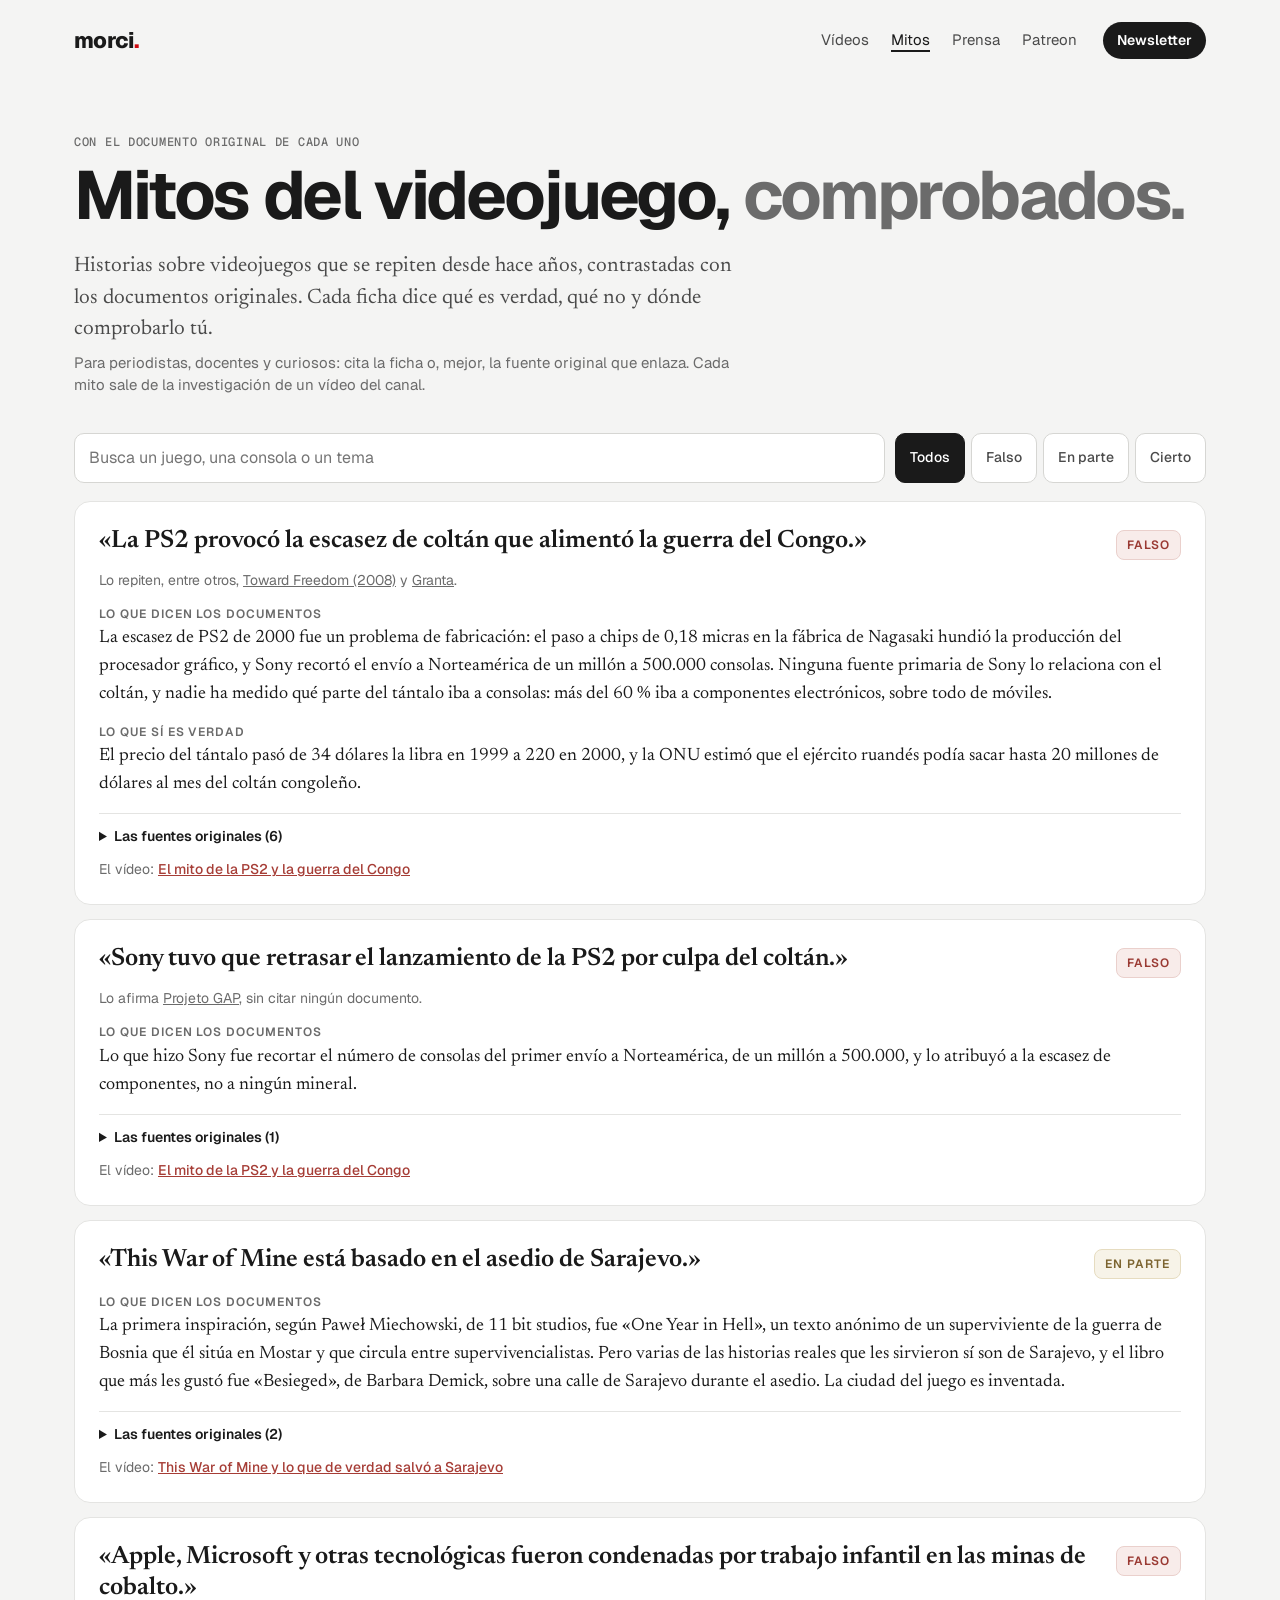
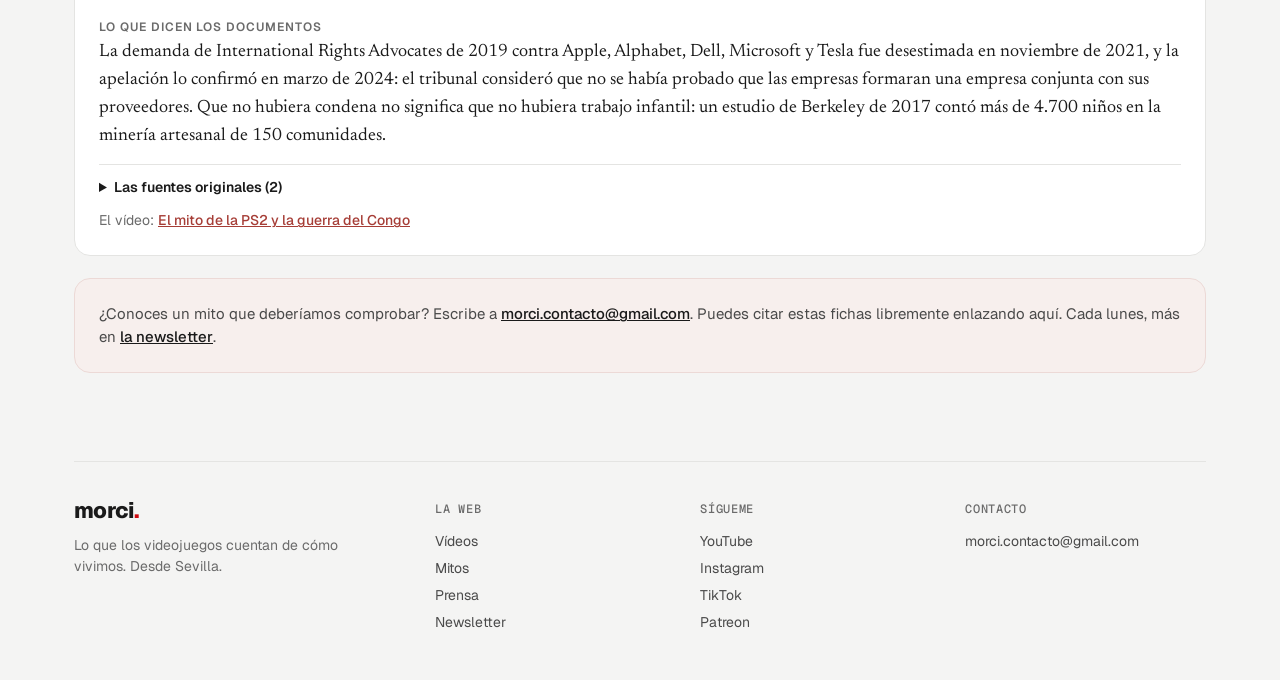
<file: mitos/index.html>
<!doctype html>
<html lang="es">
<head>
<meta charset="utf-8">
<meta name="viewport" content="width=device-width, initial-scale=1">
<title>Mitos del videojuego, comprobados - morci</title>
<meta property="og:image" content="https://morci.me/og.png">
<meta name="twitter:card" content="summary_large_image">
<meta name="description" content="Historias sobre videojuegos que se repiten desde hace años, contrastadas con los documentos originales. Qué es verdad, qué no y dónde comprobarlo.">
<link rel="icon" href="/icono.svg" type="image/svg+xml">
<link rel="icon" href="/icono.png" type="image/png">
<link rel="apple-touch-icon" href="/icono-apple.png">
<script data-goatcounter="https://morci.goatcounter.com/count" async src="//gc.zgo.at/count.js"></script>
<link href="https://fonts.googleapis.com/css2?family=Geist:wght@400;500;600;700;800&family=Geist+Mono:wght@500&family=Newsreader:opsz,wght@6..72,400;6..72,500;6..72,600&display=swap" rel="stylesheet">
<link rel="stylesheet" href="/estilo.css">
<style>
  .cabeza-mitos { padding: 48px 0 28px; }
  .cabeza-mitos .gran { font-size: clamp(38px, 6vw, 68px); margin-top: 8px; }
  .intro { font-size: clamp(18px, 2.2vw, 21px); color: var(--ink-2); max-width: 680px; margin: 22px 0 6px; }
  .como { font-size: 15px; color: var(--ink-3); max-width: 680px; margin: 0; }
  .buscador { display: flex; gap: 10px; margin: 8px 0 18px; }
  .buscador input { flex: 1; min-width: 0; font: inherit; font-size: 16px; padding: 12px 14px; border-radius: 10px; border: 1px solid var(--line-strong); background: #fff; }
  .filtros { display: flex; gap: 6px; flex-wrap: wrap; }
  .filtros button { font: inherit; font-size: 14px; font-weight: 500; padding: 0 14px; border-radius: 10px; border: 1px solid var(--line-strong); background: #fff; color: var(--ink-2); cursor: pointer; white-space: nowrap; }
  .filtros button.activo { background: var(--ink); border-color: var(--ink); color: #fff; }
  .lista { display: flex; flex-direction: column; gap: 14px; }
  .mito .cabeza { display: flex; gap: 18px; align-items: flex-start; justify-content: space-between; }
  .dicho { font-family: Newsreader, Georgia, serif; font-size: 25px; line-height: 1.25; font-weight: 600; margin: 0; }
  .veredicto { flex: none; font-size: 12px; font-weight: 600; letter-spacing: .08em; text-transform: uppercase; padding: 5px 10px; border-radius: 8px; border: 1px solid; margin-top: 4px; white-space: nowrap; }
  .falso { color: #9a3a33; background: #f8ecea; border-color: #ead0cc; }
  .parte { color: #7c6430; background: #f7f3e8; border-color: #e6dcc0; }
  .cierto { color: #2f6b4b; background: #ebf5ef; border-color: #c9e2d3; }
  .quien { font-size: 14px; color: var(--ink-3); margin: 10px 0 0; }
  .quien a { color: var(--ink-3); }
  .lo { font-family: Newsreader, Georgia, serif; font-size: 18px; line-height: 1.55; margin: 14px 0 0; }
  .lo b { display: block; font-family: Geist, system-ui, sans-serif; font-size: 12px; font-weight: 600; letter-spacing: .08em; text-transform: uppercase; color: var(--ink-3); margin-bottom: 2px; }
  details { margin-top: 14px; border-top: 1px solid var(--line); padding-top: 12px; }
  summary { cursor: pointer; font-weight: 600; font-size: 14px; }
  ul.fuentes { margin: 10px 0 0; padding-left: 20px; font-size: 15px; line-height: 1.55; color: var(--ink-2); }
  ul.fuentes a { color: var(--ink); }
  .video { font-size: 14px; margin: 12px 0 0; color: var(--ink-3); }
  .video a { color: var(--acento); font-weight: 500; }
  .vacio { display: none; color: var(--ink-3); font-size: 15px; padding: 10px 0; }
  .final { margin-top: 22px; background: var(--suave); border-color: var(--suave-borde); color: var(--ink-2); font-size: 15px; }
  .final a { color: var(--ink); font-weight: 500; }
  @media (max-width: 640px) { .mito .cabeza { flex-direction: column; gap: 8px; } .dicho { font-size: 21px; } .buscador { flex-direction: column; } .filtros button { padding: 9px 14px; } }
</style>
</head>
<body>
<div class="envoltorio">
  <nav class="barra">
    <a class="marca" href="/">morci<span>.</span></a>
    <div class="derecha">
      <div class="menu"><a href="/videos/">Vídeos</a><a class="activo" href="/mitos/">Mitos</a><a href="/prensa/">Prensa</a><a class="ancho" href="https://www.patreon.com/morcimorcimorci">Patreon</a></div>
      <a class="apuntate" href="/#newsletter">Newsletter</a>
    </div>
  </nav>

  <header class="cabeza-mitos">
    <span class="etiqueta">Con el documento original de cada uno</span>
    <h1 class="gran">Mitos del videojuego, <em>comprobados.</em></h1>
    <p class="intro serif">Historias sobre videojuegos que se repiten desde hace años, contrastadas con los documentos originales. Cada ficha dice qué es verdad, qué no y dónde comprobarlo tú.</p>
    <p class="como">Para periodistas, docentes y curiosos: cita la ficha o, mejor, la fuente original que enlaza. Cada mito sale de la investigación de un vídeo del canal.</p>
  </header>

  <div class="buscador">
    <input type="search" id="buscar" placeholder="Busca un juego, una consola o un tema" aria-label="Buscar">
    <div class="filtros" role="group" aria-label="Filtrar por veredicto">
      <button class="activo" data-v="">Todos</button><button data-v="falso">Falso</button><button data-v="parte">En parte</button><button data-v="cierto">Cierto</button>
    </div>
  </div>

  <section class="lista">
<article class="tarjeta mito">
    <div class="cabeza">
      <p class="dicho">«La PS2 provocó la escasez de coltán que alimentó la guerra del Congo.»</p>
      <span class="veredicto falso">Falso</span>
    </div>
    <p class="quien">Lo repiten, entre otros, <a href="https://towardfreedom.org/story/archives/africa-archives/inside-africas-playstation-war/">Toward Freedom (2008)</a> y <a href="https://granta.com/power-metals/">Granta</a>.</p>
    <p class="lo"><b>Lo que dicen los documentos</b>La escasez de PS2 de 2000 fue un problema de fabricación: el paso a chips de 0,18 micras en la fábrica de Nagasaki hundió la producción del procesador gráfico, y Sony recortó el envío a Norteamérica de un millón a 500.000 consolas. Ninguna fuente primaria de Sony lo relaciona con el coltán, y nadie ha medido qué parte del tántalo iba a consolas: más del 60 % iba a componentes electrónicos, sobre todo de móviles.</p>
    <p class="lo"><b>Lo que sí es verdad</b>El precio del tántalo pasó de 34 dólares la libra en 1999 a 220 en 2000, y la ONU estimó que el ejército ruandés podía sacar hasta 20 millones de dólares al mes del coltán congoleño.</p>
    <details>
      <summary>Las fuentes originales (6)</summary>
      <ul class="fuentes">
        <li><a href="https://money.cnn.com/2000/09/27/technology/sony/index.htm">CNNfn, 27 de septiembre de 2000</a>: el recorte del envío</li>
        <li><a href="https://www.ign.com/articles/2000/10/27/sony-explains-ps2-shortages">IGN, 27 de octubre de 2000</a> y <a href="https://www.theregister.com/2000/10/30/sony_behind_playstation_production_problems/">The Register, 30 de octubre de 2000</a>: el fallo de fabricación</li>
        <li><a href="https://pubs.usgs.gov/sir/2012/5188/tables/tantalum.xlsx">USGS, precios del tántalo</a></li>
        <li><a href="https://reliefweb.int/report/democratic-republic-congo/report-panel-experts-illegal-exploitation-natural-resources-and">ONU, informe S/2001/357</a></li>
        <li><a href="https://onlinelibrary.wiley.com/doi/10.1111/jiec.12206">Moran, Journal of Industrial Ecology, 2015</a></li>
      </ul>
    </details>
    <p class="video">El vídeo: <a href="/ps2-coltan-congo/">El mito de la PS2 y la guerra del Congo</a></p>
  </article>
<article class="tarjeta mito">
    <div class="cabeza">
      <p class="dicho">«Sony tuvo que retrasar el lanzamiento de la PS2 por culpa del coltán.»</p>
      <span class="veredicto falso">Falso</span>
    </div>
    <p class="quien">Lo afirma <a href="https://www.projetogap.org/en/news/coltan-conflicts-in-congo-and-the-gorillas/">Projeto GAP</a>, sin citar ningún documento.</p>
    <p class="lo"><b>Lo que dicen los documentos</b>Lo que hizo Sony fue recortar el número de consolas del primer envío a Norteamérica, de un millón a 500.000, y lo atribuyó a la escasez de componentes, no a ningún mineral.</p>
    <details>
      <summary>Las fuentes originales (1)</summary>
      <ul class="fuentes"><li><a href="https://money.cnn.com/2000/09/27/technology/sony/index.htm">CNNfn, 27 de septiembre de 2000</a></li></ul>
    </details>
    <p class="video">El vídeo: <a href="/ps2-coltan-congo/">El mito de la PS2 y la guerra del Congo</a></p>
  </article>
<article class="tarjeta mito">
    <div class="cabeza">
      <p class="dicho">«This War of Mine está basado en el asedio de Sarajevo.»</p>
      <span class="veredicto parte">En parte</span>
    </div>
    <p class="lo"><b>Lo que dicen los documentos</b>La primera inspiración, según Paweł Miechowski, de 11 bit studios, fue «One Year in Hell», un texto anónimo de un superviviente de la guerra de Bosnia que él sitúa en Mostar y que circula entre supervivencialistas. Pero varias de las historias reales que les sirvieron sí son de Sarajevo, y el libro que más les gustó fue «Besieged», de Barbara Demick, sobre una calle de Sarajevo durante el asedio. La ciudad del juego es inventada.</p>
    <details>
      <summary>Las fuentes originales (2)</summary>
      <ul class="fuentes">
        <li><a href="https://www.rockpapershotgun.com/this-war-of-mine-interview">Rock Paper Shotgun, entrevista a Miechowski, 5 de marzo de 2014</a></li>
        <li><a href="https://www.pcgamesn.com/this-war-of-mine/the-uneasy-brilliance-of-this-war-of-mine">PCGamesN, 2014</a></li>
      </ul>
    </details>
    <p class="video">El vídeo: <a href="/this-war-of-mine/">This War of Mine y lo que de verdad salvó a Sarajevo</a></p>
  </article>
<article class="tarjeta mito">
    <div class="cabeza">
      <p class="dicho">«Apple, Microsoft y otras tecnológicas fueron condenadas por trabajo infantil en las minas de cobalto.»</p>
      <span class="veredicto falso">Falso</span>
    </div>
    <p class="lo"><b>Lo que dicen los documentos</b>La demanda de International Rights Advocates de 2019 contra Apple, Alphabet, Dell, Microsoft y Tesla fue desestimada en noviembre de 2021, y la apelación lo confirmó en marzo de 2024: el tribunal consideró que no se había probado que las empresas formaran una empresa conjunta con sus proveedores. Que no hubiera condena no significa que no hubiera trabajo infantil: un estudio de Berkeley de 2017 contó más de 4.700 niños en la minería artesanal de 150 comunidades.</p>
    <details>
      <summary>Las fuentes originales (2)</summary>
      <ul class="fuentes">
        <li><a href="https://www.internationalrightsadvocates.org/cases/cobalt">International Rights Advocates, el caso</a></li>
        <li><a href="https://www3.weforum.org/docs/WEF_Making_Mining_Safe_2020.pdf">Foro Económico Mundial, Making Mining Safe and Fair, 2020</a></li>
      </ul>
    </details>
    <p class="video">El vídeo: <a href="/ps2-coltan-congo/">El mito de la PS2 y la guerra del Congo</a></p>
  </article>
    <p class="vacio" id="vacio">Ningún mito coincide con la búsqueda.</p>
  </section>

  <div class="tarjeta final">¿Conoces un mito que deberíamos comprobar? Escribe a <a href="mailto:morci.contacto@gmail.com">morci.contacto@gmail.com</a>. Puedes citar estas fichas libremente enlazando aquí. Cada lunes, más en <a href="https://90911b9f.sibforms.com/serve/[base64]">la newsletter</a>.</div>

  <footer class="pie">
    <div><a class="marca" href="/">morci<span>.</span></a><p>Lo que los videojuegos cuentan de cómo vivimos. Desde Sevilla.</p></div>
    <div><h4>La web</h4><a href="/videos/">Vídeos</a><a href="/mitos/">Mitos</a><a href="/prensa/">Prensa</a><a href="/#newsletter">Newsletter</a></div>
    <div><h4>Sígueme</h4><a href="https://www.youtube.com/@morcimorcimorci">YouTube</a><a href="https://www.instagram.com/morcimorcimorcimorci/">Instagram</a><a href="https://www.tiktok.com/@morcimorcimorcimorci">TikTok</a><a href="https://www.patreon.com/morcimorcimorci">Patreon</a></div>
    <div><h4>Contacto</h4><a href="mailto:morci.contacto@gmail.com">morci.contacto@gmail.com</a></div>
  </footer>
</div>
<script>
  const quitar = s => s.normalize("NFD").replace(/[\u0300-\u036f]/g, "").toLowerCase();
  const mitos = [...document.querySelectorAll(".mito")];
  const buscar = document.getElementById("buscar");
  let veredicto = "";
  function filtrar() {
    const q = quitar(buscar.value.trim());
    let n = 0;
    for (const m of mitos) {
      const ok = (!q || quitar(m.textContent).includes(q)) && (!veredicto || m.querySelector(".veredicto").classList.contains(veredicto));
      m.style.display = ok ? "" : "none";
      if (ok) n++;
    }
    document.getElementById("vacio").style.display = n ? "none" : "block";
  }
  buscar.addEventListener("input", filtrar);
  for (const b of document.querySelectorAll(".filtros button")) b.addEventListener("click", () => {
    document.querySelectorAll(".filtros button").forEach(x => x.classList.remove("activo"));
    b.classList.add("activo"); veredicto = b.dataset.v; filtrar();
  });
</script>
</body>
</html>
</file>
<file: estilo.css>
/* morci.me: el estilo de la app (gris claro, tarjetas blancas, Geist) llevado a web (maqueta C «Limpio», 14-10-2026):
   titulares enormes, mucho aire, rótulos pequeños en Geist Mono y el rojo apagado de acento. */
:root {
  --canvas: #f4f4f3; --surface: #ffffff; --line: #e4e4e2; --line-strong: #d6d6d3;
  --ink: #1a1a1a; --ink-2: #4a4a4a; --ink-3: #6b6b6b;
  --rojo: #a63d36; --rojo-bg: #faeae8;
  /* El punto de «morci.» es el rojo del logo; los acentos, el rojo apagado de la app. */
  --marca: #ce0a10; --acento: #a63d36; --acento-claro: #d19590; --suave: #f7efed; --suave-borde: #ecd9d6;
}
* { box-sizing: border-box; }
html { -webkit-text-size-adjust: 100%; }
body { margin: 0; background: var(--canvas); color: var(--ink); font-family: Geist, "Helvetica Neue", Helvetica, system-ui, sans-serif; line-height: 1.5; }
a { color: inherit; }
.envoltorio { max-width: 1180px; margin: 0 auto; padding: 0 24px; }

/* Barra: menú y la píldora de la newsletter */
.barra { display: flex; align-items: center; justify-content: space-between; gap: 16px; padding: 22px 0; }
.marca { font-weight: 800; font-size: 22px; letter-spacing: -0.03em; text-decoration: none; }
.marca span { color: var(--marca); }
.barra .derecha { display: flex; align-items: center; gap: 26px; }
.menu { display: flex; gap: 22px; font-size: 15px; }
.menu a { text-decoration: none; color: var(--ink-2); }
.menu a:hover, .menu a.activo { color: var(--ink); }
.menu a.activo { box-shadow: inset 0 -2px 0 var(--ink); }
.apuntate { font-size: 14px; font-weight: 600; text-decoration: none; padding: 8px 14px; border-radius: 999px; background: var(--ink); color: #fff; white-space: nowrap; }
.apuntate:hover { background: #000; }

/* Titulares y rótulos */
.gran { font-weight: 700; letter-spacing: -0.035em; line-height: 1; margin: 0; }
.gran em { font-style: normal; color: var(--ink-3); }
.serif { font-family: Newsreader, Georgia, serif; }
.etiqueta, .rotulo { display: inline-block; font-family: "Geist Mono", ui-monospace, monospace; font-size: 12px; font-weight: 500; letter-spacing: 0.06em; text-transform: uppercase; color: var(--ink-3); }
.rotulo i { font-style: normal; color: var(--acento); }

/* Tarjetas y botones */
.tarjeta { background: var(--surface); border: 1px solid var(--line); border-radius: 16px; padding: 24px; }
.boton { display: inline-flex; align-items: center; gap: 8px; font-weight: 600; font-size: 15px; padding: 12px 18px; border-radius: 999px; text-decoration: none; border: 1px solid var(--ink); white-space: nowrap; }
.boton.lleno { background: var(--ink); color: #fff; }
.boton.rojo { background: var(--ink); border-color: var(--ink); color: #fff; }

/* La casilla de la newsletter (envía a Brevo) */
.alta { display: flex; gap: 8px; padding: 6px; border: 1px solid var(--line-strong); border-radius: 999px; background: #fff; }
.alta input[type=email] { flex: 1; min-width: 0; font: inherit; font-size: 15px; border: 0; padding: 0 14px; background: transparent; outline: none; }
.alta button { font: inherit; font-weight: 600; font-size: 14px; padding: 12px 18px; border-radius: 999px; border: 0; background: var(--ink); color: #fff; cursor: pointer; white-space: nowrap; }
.alta .oculto { display: none; }
.alta button:disabled { opacity: .6; cursor: default; }
.alta-ok { padding: 14px 20px; border-radius: 999px; background: var(--suave); border: 1px solid var(--suave-borde); color: var(--ink); font-size: 15px; }
.alta-ok b { color: var(--acento); }

/* Pie con columnas */
.pie { margin-top: 88px; border-top: 1px solid var(--line); padding: 32px 0 44px; display: grid; grid-template-columns: 1.4fr 1fr 1fr 1fr; gap: 24px; font-size: 14px; }
.pie p { color: var(--ink-3); margin: 8px 0 0; max-width: 280px; }
.pie h4 { font-family: "Geist Mono", ui-monospace, monospace; font-weight: 500; font-size: 12px; letter-spacing: .06em; text-transform: uppercase; color: var(--ink-3); margin: 6px 0 10px; }
.pie a { display: block; color: var(--ink-2); text-decoration: none; padding: 3px 0; }
.pie a:hover { color: var(--acento); }
.pie a.marca { color: var(--ink); padding: 0; }

@media (max-width: 900px) {
  .pie { grid-template-columns: 1fr 1fr; }
}
@media (max-width: 640px) {
  .envoltorio { padding: 0 16px; }
  .barra { flex-wrap: wrap; gap: 10px; }
  .barra .derecha { gap: 14px; }
  .menu { gap: 14px; font-size: 14px; }
  .menu .ancho { display: none; }
  .alta { border-radius: 14px; flex-direction: column; }
  .alta input[type=email] { padding: 12px; }
  .alta button { border-radius: 10px; }
  .alta-ok { border-radius: 14px; }
}
</file>
